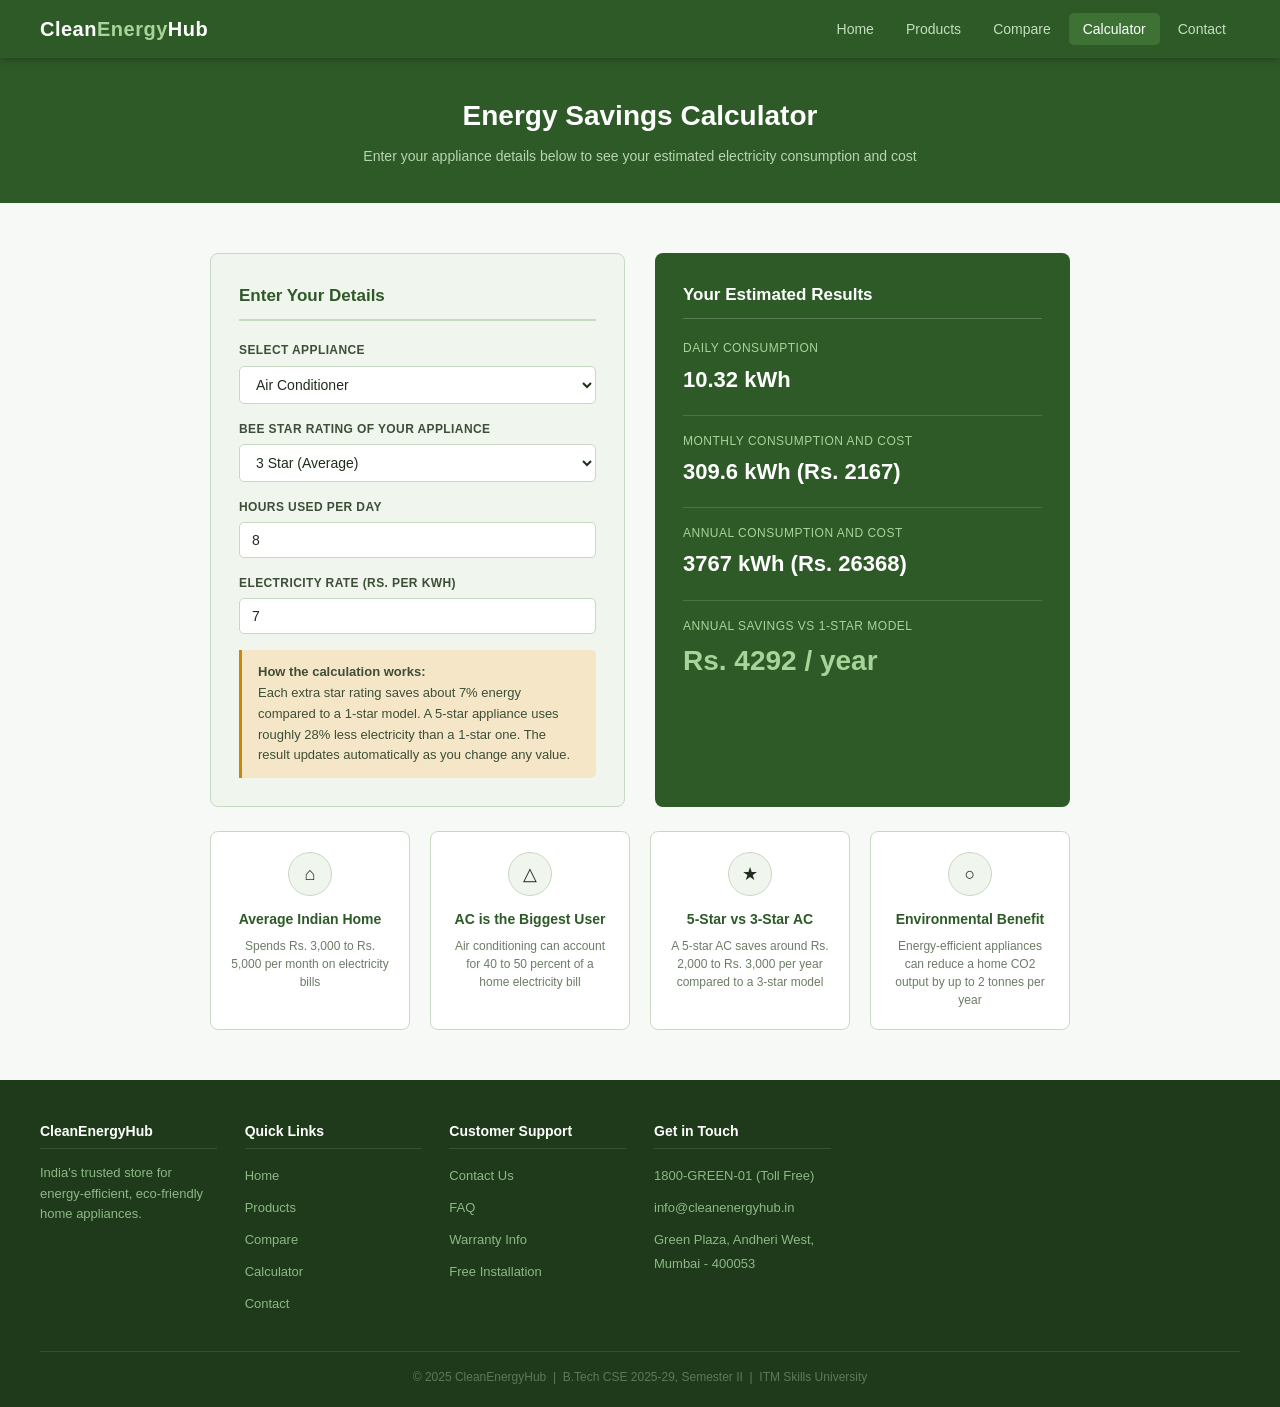
<file: calculator.html>
<!DOCTYPE html>
<html lang="en">
<head>
    <meta charset="UTF-8" />
    <meta name="viewport" content="width=device-width, initial-scale=1.0" />
    <title>Energy Calculator - Clean Energy Hub</title>
    <link rel="stylesheet" href="style.css" />
</head>
<body>

<!-- ==================== NAVBAR ==================== -->
<nav>
    <div class="logo">Clean<span>Energy</span>Hub</div>
    <button class="menu-btn" id="menuBtn">&#9776;</button>
    <ul class="nav-links" id="navLinks">
        <li><a href="index.html">Home</a></li>
        <li><a href="products.html">Products</a></li>
        <li><a href="compare.html">Compare</a></li>
        <li><a href="calculator.html" class="active">Calculator</a></li>
        <li><a href="contact.html">Contact</a></li>
    </ul>
</nav>


<!-- ==================== PAGE BANNER ==================== -->
<div class="page-banner">
    <h1>Energy Savings Calculator</h1>
    <p>Enter your appliance details below to see your estimated electricity consumption and cost</p>
</div>


<!-- ==================== CALCULATOR SECTION ==================== -->
<section>

    <!-- CSS Grid layout: left = form, right = results -->
    <div class="calc-layout" id="calcForm">

        <!-- LEFT: Input Form -->
        <div class="calc-form-box">
            <h3>Enter Your Details</h3>

            <!-- Dropdown: Appliance type -->
            <div class="form-row">
                <label for="applianceType">Select Appliance</label>
                <select id="applianceType">
                    <option value="ac">Air Conditioner</option>
                    <option value="fridge">Refrigerator</option>
                    <option value="washer">Washing Machine</option>
                    <option value="fan">Ceiling Fan</option>
                    <option value="tv">Television</option>
                    <option value="bulb">LED Bulb</option>
                </select>
            </div>

            <!-- Dropdown: Star rating -->
            <div class="form-row">
                <label for="starRating">BEE Star Rating of Your Appliance</label>
                <select id="starRating">
                    <option value="1">1 Star  (Least efficient)</option>
                    <option value="2">2 Star</option>
                    <option value="3" selected>3 Star  (Average)</option>
                    <option value="4">4 Star</option>
                    <option value="5">5 Star  (Most efficient)</option>
                </select>
            </div>

            <!-- Number input: Hours used per day -->
            <div class="form-row">
                <label for="hoursPerDay">Hours Used Per Day</label>
                <input
                    type="number"
                    id="hoursPerDay"
                    min="0"
                    max="24"
                    value="8"
                    placeholder="Enter hours (0 to 24)"
                />
            </div>

            <!-- Number input: Electricity rate -->
            <div class="form-row">
                <label for="unitCost">Electricity Rate (Rs. per kWh)</label>
                <input
                    type="number"
                    id="unitCost"
                    min="1"
                    max="20"
                    value="7"
                    step="0.5"
                    placeholder="Enter your rate (e.g. 7)"
                />
            </div>

            <!-- Short explanation of how it works -->
            <div class="calc-note">
                <strong>How the calculation works:</strong><br>
                Each extra star rating saves about 7% energy compared to a 1-star model.
                A 5-star appliance uses roughly 28% less electricity than a 1-star one.
                The result updates automatically as you change any value.
            </div>
        </div>


        <!-- RIGHT: Results Box -->
        <div class="result-box">
            <h3>Your Estimated Results</h3>

            <div class="result-item">
                <div class="result-label">Daily Consumption</div>
                <div class="result-value" id="resDaily">-- kWh</div>
            </div>

            <hr class="result-divider">

            <div class="result-item">
                <div class="result-label">Monthly Consumption and Cost</div>
                <div class="result-value" id="resMonthly">-- kWh</div>
            </div>

            <hr class="result-divider">

            <div class="result-item">
                <div class="result-label">Annual Consumption and Cost</div>
                <div class="result-value" id="resAnnual">-- kWh</div>
            </div>

            <hr class="result-divider">

            <div class="result-item savings">
                <div class="result-label">Annual Savings vs 1-Star Model</div>
                <div class="result-value" id="resSavings">Rs. --</div>
            </div>
        </div>

    </div>

    <!-- Extra info cards below calculator -->
    <br>
    <div class="features-grid" style="max-width: 860px; margin: 0 auto;">

        <div class="feature-box">
            <div class="feat-icon">&#8962;</div>
            <h4>Average Indian Home</h4>
            <p>Spends Rs. 3,000 to Rs. 5,000 per month on electricity bills</p>
        </div>

        <div class="feature-box">
            <div class="feat-icon">&#9651;</div>
            <h4>AC is the Biggest User</h4>
            <p>Air conditioning can account for 40 to 50 percent of a home electricity bill</p>
        </div>

        <div class="feature-box">
            <div class="feat-icon">&#9733;</div>
            <h4>5-Star vs 3-Star AC</h4>
            <p>A 5-star AC saves around Rs. 2,000 to Rs. 3,000 per year compared to a 3-star model</p>
        </div>

        <div class="feature-box">
            <div class="feat-icon">&#9675;</div>
            <h4>Environmental Benefit</h4>
            <p>Energy-efficient appliances can reduce a home CO2 output by up to 2 tonnes per year</p>
        </div>

    </div>
</section>


<!-- ==================== FOOTER ==================== -->
<footer>
    <div class="footer-grid">
        <div class="footer-col">
            <h4>CleanEnergyHub</h4>
            <p>India's trusted store for energy-efficient, eco-friendly home appliances.</p>
        </div>
        <div class="footer-col">
            <h4>Quick Links</h4>
            <ul>
                <li><a href="index.html">Home</a></li>
                <li><a href="products.html">Products</a></li>
                <li><a href="compare.html">Compare</a></li>
                <li><a href="calculator.html">Calculator</a></li>
                <li><a href="contact.html">Contact</a></li>
            </ul>
        </div>
        <div class="footer-col">
            <h4>Customer Support</h4>
            <ul>
                <li><a href="contact.html">Contact Us</a></li>
                <li><a href="#">FAQ</a></li>
                <li><a href="#">Warranty Info</a></li>
                <li><a href="#">Free Installation</a></li>
            </ul>
        </div>
        <div class="footer-col">
            <h4>Get in Touch</h4>
            <ul>
                <li><a href="#">1800-GREEN-01 (Toll Free)</a></li>
                <li><a href="#">info@cleanenergyhub.in</a></li>
                <li><a href="#">Green Plaza, Andheri West,<br>Mumbai - 400053</a></li>
            </ul>
        </div>
    </div>
    <div class="footer-bottom">
        &copy; 2025 CleanEnergyHub &nbsp;|&nbsp; B.Tech CSE 2025-29, Semester II &nbsp;|&nbsp; ITM Skills University
    </div>
</footer>


<script src="script.js"></script>
</body>
</html>
</file>
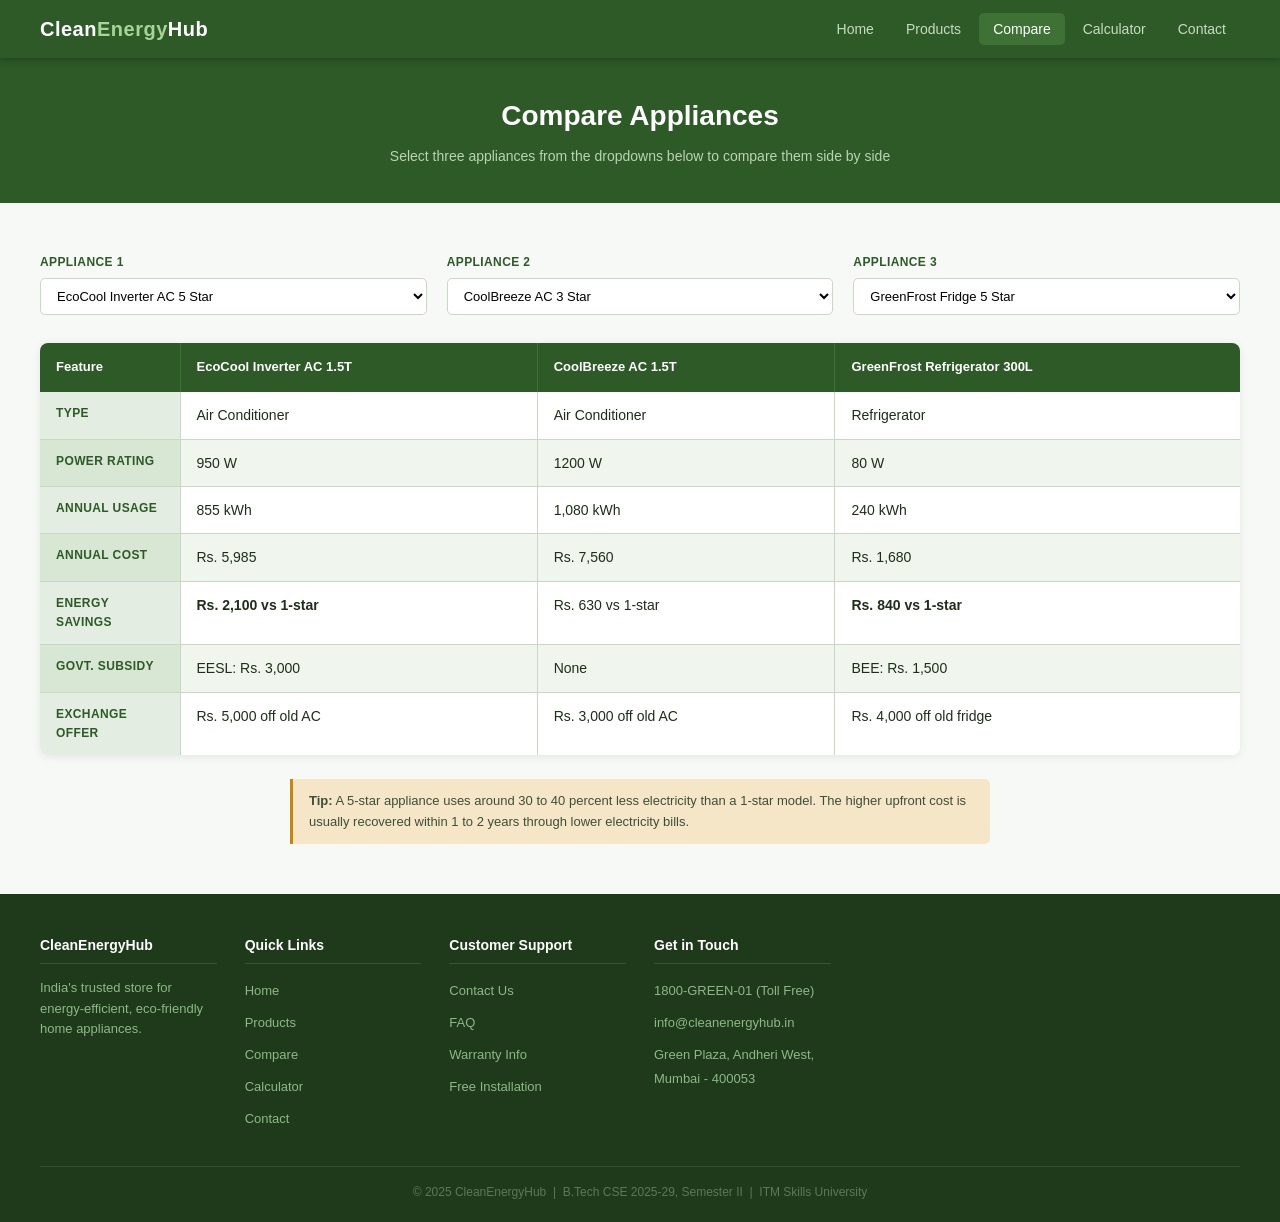
<file: compare.html>
<!DOCTYPE html>
<html lang="en">
<head>
    <meta charset="UTF-8" />
    <meta name="viewport" content="width=device-width, initial-scale=1.0" />
    <title>Compare Products - Clean Energy Hub</title>
    <link rel="stylesheet" href="style.css" />
</head>
<body>

<!-- ==================== NAVBAR ==================== -->
<nav>
    <div class="logo">Clean<span>Energy</span>Hub</div>
    <button class="menu-btn" id="menuBtn">&#9776;</button>
    <ul class="nav-links" id="navLinks">
        <li><a href="index.html">Home</a></li>
        <li><a href="products.html">Products</a></li>
        <li><a href="compare.html" class="active">Compare</a></li>
        <li><a href="calculator.html">Calculator</a></li>
        <li><a href="contact.html">Contact</a></li>
    </ul>
</nav>


<!-- ==================== PAGE BANNER ==================== -->
<div class="page-banner">
    <h1>Compare Appliances</h1>
    <p>Select three appliances from the dropdowns below to compare them side by side</p>
</div>


<!-- ==================== COMPARE SECTION ==================== -->
<section>

    <!-- THREE DROPDOWN SELECTORS -->
    <div class="compare-selectors">

        <div class="sel-group">
            <label for="sel1">Appliance 1</label>
            <select id="sel1" class="compare-select">
                <option value="ac_5star">EcoCool Inverter AC 5 Star</option>
                <option value="ac_3star">CoolBreeze AC 3 Star</option>
                <option value="fridge_5star">GreenFrost Fridge 5 Star</option>
                <option value="washer_5star">AquaSave Washer 5 Star</option>
                <option value="fan_5star">WhisperBreeze BLDC Fan</option>
            </select>
        </div>

        <div class="sel-group">
            <label for="sel2">Appliance 2</label>
            <select id="sel2" class="compare-select">
                <option value="ac_3star">CoolBreeze AC 3 Star</option>
                <option value="ac_5star">EcoCool Inverter AC 5 Star</option>
                <option value="fridge_5star">GreenFrost Fridge 5 Star</option>
                <option value="washer_5star">AquaSave Washer 5 Star</option>
                <option value="fan_5star">WhisperBreeze BLDC Fan</option>
            </select>
        </div>

        <div class="sel-group">
            <label for="sel3">Appliance 3</label>
            <select id="sel3" class="compare-select">
                <option value="fridge_5star">GreenFrost Fridge 5 Star</option>
                <option value="ac_5star">EcoCool Inverter AC 5 Star</option>
                <option value="ac_3star">CoolBreeze AC 3 Star</option>
                <option value="washer_5star">AquaSave Washer 5 Star</option>
                <option value="fan_5star">WhisperBreeze BLDC Fan</option>
            </select>
        </div>

    </div>


    <!-- COMPARISON TABLE -->
    <!-- JavaScript fills in the values based on dropdown selections -->
    <table class="compare-table">

        <!-- Table header row -->
        <thead>
            <tr>
                <th>Feature</th>
                <th id="col1_name">-</th>
                <th id="col2_name">-</th>
                <th id="col3_name">-</th>
            </tr>
        </thead>

        <!-- Table body rows -->
        <tbody>

            <tr>
                <td class="row-label">Type</td>
                <td id="col1_type">-</td>
                <td id="col2_type">-</td>
                <td id="col3_type">-</td>
            </tr>

            <tr>
                <td class="row-label">Power Rating</td>
                <td id="col1_power">-</td>
                <td id="col2_power">-</td>
                <td id="col3_power">-</td>
            </tr>

            <tr>
                <td class="row-label">Annual Usage</td>
                <td id="col1_annual">-</td>
                <td id="col2_annual">-</td>
                <td id="col3_annual">-</td>
            </tr>

            <tr>
                <td class="row-label">Annual Cost</td>
                <td id="col1_cost">-</td>
                <td id="col2_cost">-</td>
                <td id="col3_cost">-</td>
            </tr>

            <tr>
                <td class="row-label">Energy Savings</td>
                <td id="col1_savings" class="best-value">-</td>
                <td id="col2_savings">-</td>
                <td id="col3_savings" class="best-value">-</td>
            </tr>

            <tr>
                <td class="row-label">Govt. Subsidy</td>
                <td id="col1_subsidy">-</td>
                <td id="col2_subsidy">-</td>
                <td id="col3_subsidy">-</td>
            </tr>

            <tr>
                <td class="row-label">Exchange Offer</td>
                <td id="col1_exchange">-</td>
                <td id="col2_exchange">-</td>
                <td id="col3_exchange">-</td>
            </tr>

        </tbody>
    </table>

    <!-- Info note below table -->
    <div class="calc-note" style="max-width: 700px; margin: 24px auto 0;">
        <strong>Tip:</strong> A 5-star appliance uses around 30 to 40 percent less electricity than a 1-star model.
        The higher upfront cost is usually recovered within 1 to 2 years through lower electricity bills.
    </div>

</section>


<!-- ==================== FOOTER ==================== -->
<footer>
    <div class="footer-grid">
        <div class="footer-col">
            <h4>CleanEnergyHub</h4>
            <p>India's trusted store for energy-efficient, eco-friendly home appliances.</p>
        </div>
        <div class="footer-col">
            <h4>Quick Links</h4>
            <ul>
                <li><a href="index.html">Home</a></li>
                <li><a href="products.html">Products</a></li>
                <li><a href="compare.html">Compare</a></li>
                <li><a href="calculator.html">Calculator</a></li>
                <li><a href="contact.html">Contact</a></li>
            </ul>
        </div>
        <div class="footer-col">
            <h4>Customer Support</h4>
            <ul>
                <li><a href="contact.html">Contact Us</a></li>
                <li><a href="#">FAQ</a></li>
                <li><a href="#">Warranty Info</a></li>
                <li><a href="#">Free Installation</a></li>
            </ul>
        </div>
        <div class="footer-col">
            <h4>Get in Touch</h4>
            <ul>
                <li><a href="#">1800-GREEN-01 (Toll Free)</a></li>
                <li><a href="#">info@cleanenergyhub.in</a></li>
                <li><a href="#">Green Plaza, Andheri West,<br>Mumbai - 400053</a></li>
            </ul>
        </div>
    </div>
    <div class="footer-bottom">
        &copy; 2025 CleanEnergyHub &nbsp;|&nbsp; B.Tech CSE 2025-29, Semester II &nbsp;|&nbsp; ITM Skills University
    </div>
</footer>


<script src="script.js"></script>
</body>
</html>
</file>
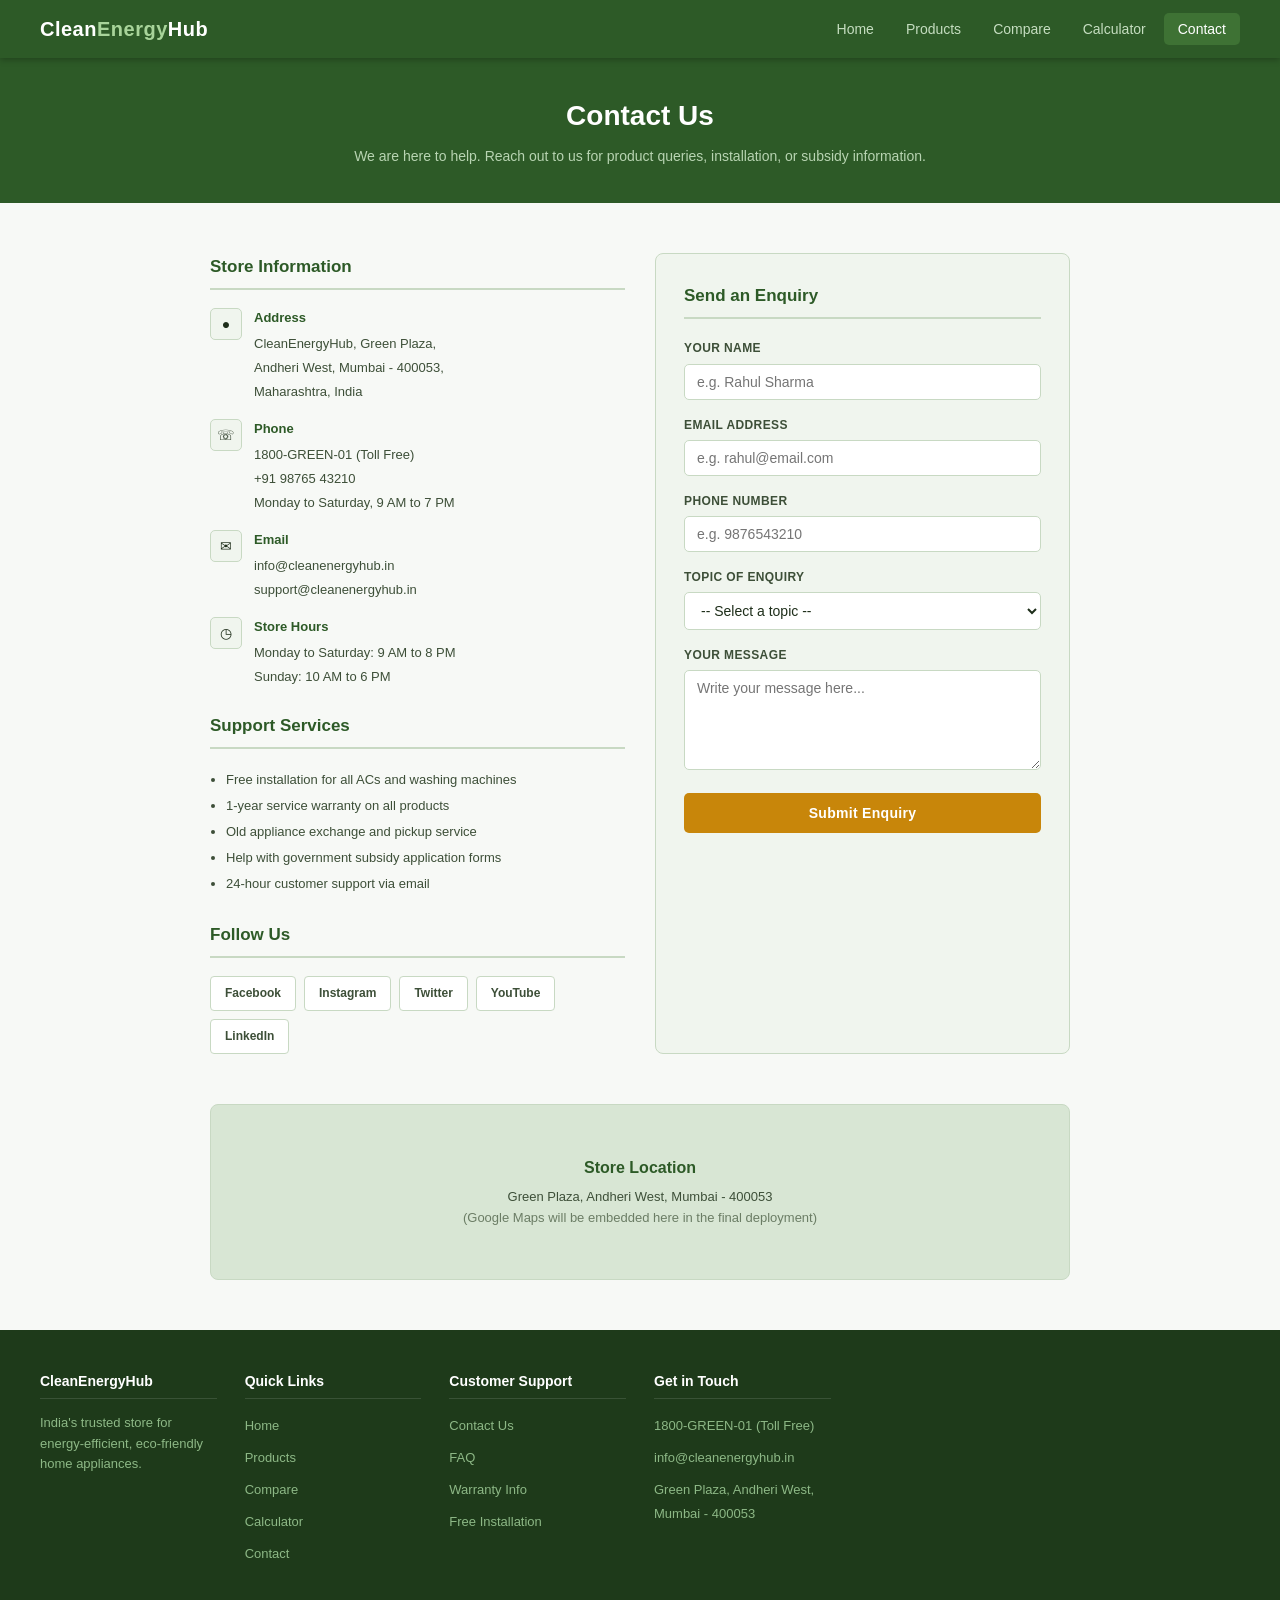
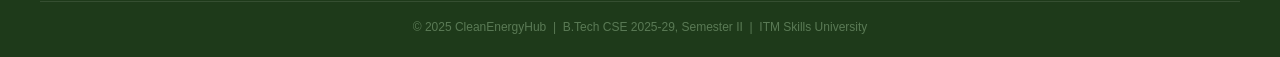
<file: contact.html>
<!DOCTYPE html>
<html lang="en">
<head>
    <meta charset="UTF-8" />
    <meta name="viewport" content="width=device-width, initial-scale=1.0" />
    <title>Contact Us - Clean Energy Hub</title>
    <link rel="stylesheet" href="style.css" />
</head>
<body>

<!-- ==================== NAVBAR ==================== -->
<nav>
    <div class="logo">Clean<span>Energy</span>Hub</div>
    <button class="menu-btn" id="menuBtn">&#9776;</button>
    <ul class="nav-links" id="navLinks">
        <li><a href="index.html">Home</a></li>
        <li><a href="products.html">Products</a></li>
        <li><a href="compare.html">Compare</a></li>
        <li><a href="calculator.html">Calculator</a></li>
        <li><a href="contact.html" class="active">Contact</a></li>
    </ul>
</nav>


<!-- ==================== PAGE BANNER ==================== -->
<div class="page-banner">
    <h1>Contact Us</h1>
    <p>We are here to help. Reach out to us for product queries, installation, or subsidy information.</p>
</div>


<!-- ==================== CONTACT SECTION ==================== -->
<section>
    <div class="contact-layout">

        <!-- LEFT: Store Information -->
        <div class="contact-info-box">
            <h3>Store Information</h3>

            <div class="info-row">
                <div class="info-icon">&#9679;</div>
                <div class="info-text">
                    <strong>Address</strong>
                    <span>
                        CleanEnergyHub, Green Plaza,<br>
                        Andheri West, Mumbai - 400053,<br>
                        Maharashtra, India
                    </span>
                </div>
            </div>

            <div class="info-row">
                <div class="info-icon">&#9743;</div>
                <div class="info-text">
                    <strong>Phone</strong>
                    <span>
                        1800-GREEN-01 (Toll Free)<br>
                        +91 98765 43210<br>
                        Monday to Saturday, 9 AM to 7 PM
                    </span>
                </div>
            </div>

            <div class="info-row">
                <div class="info-icon">&#9993;</div>
                <div class="info-text">
                    <strong>Email</strong>
                    <span>
                        info@cleanenergyhub.in<br>
                        support@cleanenergyhub.in
                    </span>
                </div>
            </div>

            <div class="info-row">
                <div class="info-icon">&#9719;</div>
                <div class="info-text">
                    <strong>Store Hours</strong>
                    <span>
                        Monday to Saturday: 9 AM to 8 PM<br>
                        Sunday: 10 AM to 6 PM
                    </span>
                </div>
            </div>


            <!-- Support Services -->
            <h3 style="margin-top: 24px;">Support Services</h3>
            <ul style="font-size: 13px; color: #3d4f38; padding-left: 16px; line-height: 2; list-style: disc;">
                <li>Free installation for all ACs and washing machines</li>
                <li>1-year service warranty on all products</li>
                <li>Old appliance exchange and pickup service</li>
                <li>Help with government subsidy application forms</li>
                <li>24-hour customer support via email</li>
            </ul>


            <!-- Social Media Links -->
            <h3 style="margin-top: 24px;">Follow Us</h3>
            <div class="social-row">
                <a href="#">Facebook</a>
                <a href="#">Instagram</a>
                <a href="#">Twitter</a>
                <a href="#">YouTube</a>
                <a href="#">LinkedIn</a>
            </div>
        </div>


        <!-- RIGHT: Enquiry Form -->
        <div class="contact-form-box">
            <h3>Send an Enquiry</h3>

            <!-- contactForm id is used by JavaScript -->
            <form id="contactForm">

                <div class="form-row">
                    <label for="cName">Your Name</label>
                    <input
                        type="text"
                        id="cName"
                        placeholder="e.g. Rahul Sharma"
                        required
                    />
                </div>

                <div class="form-row">
                    <label for="cEmail">Email Address</label>
                    <input
                        type="email"
                        id="cEmail"
                        placeholder="e.g. rahul@email.com"
                        required
                    />
                </div>

                <div class="form-row">
                    <label for="cPhone">Phone Number</label>
                    <input
                        type="tel"
                        id="cPhone"
                        placeholder="e.g. 9876543210"
                    />
                </div>

                <!-- Dropdown: Subject -->
                <div class="form-row">
                    <label for="cSubject">Topic of Enquiry</label>
                    <select id="cSubject">
                        <option value="">-- Select a topic --</option>
                        <option>Air Conditioner Enquiry</option>
                        <option>Refrigerator Enquiry</option>
                        <option>Washing Machine Enquiry</option>
                        <option>Government Subsidy Information</option>
                        <option>Exchange or Trade-In</option>
                        <option>Installation Support</option>
                        <option>Warranty or Service</option>
                        <option>Other</option>
                    </select>
                </div>

                <div class="form-row">
                    <label for="cMessage">Your Message</label>
                    <textarea
                        id="cMessage"
                        placeholder="Write your message here..."
                    ></textarea>
                </div>

                <button type="submit" class="btn btn-primary" style="width: 100%; padding: 12px;">
                    Submit Enquiry
                </button>

            </form>
        </div>

    </div>
</section>


<!-- ==================== MAP PLACEHOLDER ==================== -->
<section style="padding-top: 0;">
    <div style="
        background-color: #d8e6d4;
        border: 1px solid #c8d9c3;
        border-radius: 8px;
        padding: 50px;
        text-align: center;
        max-width: 860px;
        margin: 0 auto;
    ">
        <p style="
            font-family: 'Trebuchet MS', sans-serif;
            font-size: 16px;
            color: #2d5a27;
            font-weight: bold;
            margin-bottom: 6px;
        ">Store Location</p>
        <p style="font-size: 13px; color: #3d4f38;">
            Green Plaza, Andheri West, Mumbai - 400053<br>
            <span style="color: #6b7d65;">(Google Maps will be embedded here in the final deployment)</span>
        </p>
    </div>
</section>


<!-- ==================== FOOTER ==================== -->
<footer>
    <div class="footer-grid">
        <div class="footer-col">
            <h4>CleanEnergyHub</h4>
            <p>India's trusted store for energy-efficient, eco-friendly home appliances.</p>
        </div>
        <div class="footer-col">
            <h4>Quick Links</h4>
            <ul>
                <li><a href="index.html">Home</a></li>
                <li><a href="products.html">Products</a></li>
                <li><a href="compare.html">Compare</a></li>
                <li><a href="calculator.html">Calculator</a></li>
                <li><a href="contact.html">Contact</a></li>
            </ul>
        </div>
        <div class="footer-col">
            <h4>Customer Support</h4>
            <ul>
                <li><a href="contact.html">Contact Us</a></li>
                <li><a href="#">FAQ</a></li>
                <li><a href="#">Warranty Info</a></li>
                <li><a href="#">Free Installation</a></li>
            </ul>
        </div>
        <div class="footer-col">
            <h4>Get in Touch</h4>
            <ul>
                <li><a href="#">1800-GREEN-01 (Toll Free)</a></li>
                <li><a href="#">info@cleanenergyhub.in</a></li>
                <li><a href="#">Green Plaza, Andheri West,<br>Mumbai - 400053</a></li>
            </ul>
        </div>
    </div>
    <div class="footer-bottom">
        &copy; 2025 CleanEnergyHub &nbsp;|&nbsp; B.Tech CSE 2025-29, Semester II &nbsp;|&nbsp; ITM Skills University
    </div>
</footer>


<script src="script.js"></script>
</body>
</html>
</file>
<file: style.css>
/* ============================================
   style.css - Clean Energy Hub
   Written by: [Your Name], B.Tech CSE 2025-29
   ITM Skills University
   ============================================ */

/* --- CSS Variables (easy to change colors) --- */
:root {
    --dark-green: #2d5a27;
    --mid-green:  #3e7234;
    --light-green: #5a9e4c;
    --pale-bg:    #f0f5ee;
    --white:      #ffffff;
    --off-white:  #f7f9f6;
    --border:     #c8d9c3;
    --text-dark:  #1e2e1a;
    --text-mid:   #3d4f38;
    --text-light: #6b7d65;
    --accent:     #c8860a;
    --accent-light: #f5e6c8;
    --shadow-sm:  0 2px 8px rgba(45, 90, 39, 0.10);
    --shadow-md:  0 4px 18px rgba(45, 90, 39, 0.15);
    --radius:     8px;
}

/* --- Reset --- */
* {
    margin: 0;
    padding: 0;
    box-sizing: border-box;
}

body {
    font-family: 'Segoe UI', Tahoma, Geneva, Verdana, sans-serif;
    font-size: 15px;
    color: var(--text-dark);
    background-color: var(--off-white);
    line-height: 1.6;
}

a {
    text-decoration: none;
    color: inherit;
}

ul {
    list-style: none;
}

img {
    display: block;
    width: 100%;
}

/* ============================================
   NAVBAR
   ============================================ */
nav {
    background-color: var(--dark-green);
    padding: 0 40px;
    display: flex;
    align-items: center;
    justify-content: space-between;
    height: 58px;
    position: sticky;
    top: 0;
    z-index: 999;
    box-shadow: 0 2px 6px rgba(0,0,0,0.25);
}

.logo {
    font-family: 'Segoe UI', Tahoma, Geneva, Verdana, sans-serif;
    font-size: 20px;
    font-weight: bold;
    color: #ffffff;
    letter-spacing: 0.5px;
}

.logo span {
    color: #a8d49a;
}

.nav-links {
    display: flex;
    gap: 4px;
}

.nav-links li a {
    color: #c5ddc0;
    font-family: 'Segoe UI', Tahoma, Geneva, Verdana, sans-serif;
    font-size: 14px;
    padding: 8px 14px;
    border-radius: 5px;
    transition: background 0.25s, color 0.25s;
}

.nav-links li a:hover,
.nav-links li a.active {
    background-color: var(--mid-green);
    color: #ffffff;
}

/* Hamburger menu button - hidden on desktop */
.menu-btn {
    display: none;
    background: none;
    border: 1px solid #a8d49a;
    color: #ffffff;
    font-size: 18px;
    padding: 4px 10px;
    border-radius: 4px;
    cursor: pointer;
}

/* ============================================
   HERO SECTION (index.html)
   ============================================ */
.hero {
    background-image: url('https://images.unsplash.com/photo-1473341304170-971dccb5ac1e?w=1400&q=80');
    background-size: cover;
    background-position: center;
    background-repeat: no-repeat;
    position: relative;
    padding: 90px 40px 80px;
    text-align: center;
}

/* Dark overlay on hero image */
.hero::before {
    content: '';
    position: absolute;
    top: 0; left: 0; right: 0; bottom: 0;
    background-color: rgba(20, 45, 16, 0.65);
}

/* All hero content sits above the overlay */
.hero > * {
    position: relative;
    z-index: 1;
}

.hero h1 {
    font-family: 'Segoe UI', Tahoma, Geneva, Verdana, sans-serif;
    font-size: 38px;
    color: #ffffff;
    margin-bottom: 14px;
    line-height: 1.25;
}

.hero p {
    font-size: 16px;
    color: #d4e8cf;
    max-width: 520px;
    margin: 0 auto 28px auto;
}

/* ============================================
   BUTTONS
   ============================================ */
.btn {
    display: inline-block;
    padding: 11px 26px;
    border-radius: 5px;
    font-family: 'Segoe UI', Tahoma, Geneva, Verdana, sans-serif;
    font-size: 14px;
    font-weight: bold;
    cursor: pointer;
    border: none;
    transition: background 0.25s, transform 0.2s;
    letter-spacing: 0.3px;
}

.btn-primary {
    background-color: var(--accent);
    color: #ffffff;
}

.btn-primary:hover {
    background-color: #a86d08;
    transform: translateY(-2px);
}

.btn-green {
    background-color: var(--mid-green);
    color: #ffffff;
    margin-left: 10px;
}

.btn-green:hover {
    background-color: var(--dark-green);
    transform: translateY(-2px);
}

.btn-outline {
    background-color: transparent;
    border: 2px solid var(--mid-green);
    color: var(--mid-green);
    padding: 9px 22px;
}

.btn-outline:hover {
    background-color: var(--mid-green);
    color: #ffffff;
}

/* ============================================
   PAGE HEADER BANNER (used on inner pages)
   ============================================ */
.page-banner {
    background-color: var(--dark-green);
    padding: 36px 40px;
    text-align: center;
}

.page-banner h1 {
    font-family: 'Segoe UI', Tahoma, Geneva, Verdana, sans-serif;
    font-size: 28px;
    color: #ffffff;
    margin-bottom: 6px;
}

.page-banner p {
    font-size: 14px;
    color: #b8d4b2;
}

/* ============================================
   GENERAL SECTION
   ============================================ */
section {
    padding: 50px 40px;
}

.section-title {
    font-family: 'Segoe UI', Tahoma, Geneva, Verdana, sans-serif;
    font-size: 22px;
    color: var(--dark-green);
    text-align: center;
    margin-bottom: 6px;
}

.section-sub {
    font-size: 14px;
    color: var(--text-light);
    text-align: center;
    margin-bottom: 32px;
}

/* ============================================
   STATS ROW
   ============================================ */
.stats-section {
    background-color: var(--pale-bg);
    border-top: 1px solid var(--border);
    border-bottom: 1px solid var(--border);
    padding: 36px 40px;
}

.stats-row {
    display: flex;
    justify-content: space-around;
    flex-wrap: wrap;
    gap: 20px;
    max-width: 900px;
    margin: 0 auto;
}

.stat-box {
    text-align: center;
    min-width: 140px;
}

.stat-box .big-num {
    font-family: 'Segoe UI', Tahoma, Geneva, Verdana, sans-serif;
    font-size: 34px;
    font-weight: bold;
    color: var(--dark-green);
}

.stat-box p {
    font-size: 13px;
    color: var(--text-light);
    margin-top: 4px;
}

/* ============================================
   PRODUCT CARDS GRID
   ============================================ */
.cards-grid {
    display: grid;
    grid-template-columns: repeat(auto-fill, minmax(220px, 1fr));
    gap: 24px;
}

.card {
    background-color: var(--white);
    border: 1px solid var(--border);
    border-radius: var(--radius);
    overflow: hidden;
    box-shadow: var(--shadow-sm);
    transition: transform 0.25s, box-shadow 0.25s;
}

.card:hover {
    transform: translateY(-5px);
    box-shadow: var(--shadow-md);
}

/* Product image inside card */
.card-img-wrap {
    width: 100%;
    height: 170px;
    overflow: hidden;
    background-color: #e8eee6;
}

.card-img-wrap img {
    width: 100%;
    height: 100%;
    object-fit: cover;
    transition: transform 0.35s;
}

.card:hover .card-img-wrap img {
    transform: scale(1.05);
}

/* Card text content */
.card-body {
    padding: 14px 16px 16px;
}

.card-body h3 {
    font-family: 'Segoe UI', Tahoma, Geneva, Verdana, sans-serif;
    font-size: 15px;
    color: var(--dark-green);
    margin-bottom: 6px;
}

.card-body .price {
    font-size: 17px;
    font-weight: bold;
    color: var(--accent);
    margin-bottom: 5px;
}

.card-body .power-info {
    font-size: 12px;
    color: var(--text-light);
    margin-bottom: 8px;
}

/* Star rating */
.stars {
    color: #b8860b;
    font-size: 13px;
    margin-bottom: 8px;
    letter-spacing: 1px;
}

/* Eco badge */
.eco-badge {
    display: inline-block;
    background-color: var(--pale-bg);
    color: var(--dark-green);
    font-size: 11px;
    font-weight: bold;
    padding: 3px 8px;
    border: 1px solid var(--border);
    border-radius: 3px;
    margin-right: 4px;
    margin-bottom: 4px;
    font-family: 'Segoe UI', Tahoma, Geneva, Verdana, sans-serif;
}

/* Subsidy badge */
.subsidy-badge {
    display: inline-block;
    background-color: var(--accent-light);
    color: var(--accent);
    font-size: 11px;
    font-weight: bold;
    padding: 3px 8px;
    border: 1px solid #ddb86a;
    border-radius: 3px;
    margin-bottom: 4px;
    font-family: 'Segoe UI', Tahoma, Geneva, Verdana, sans-serif;
}

/* BEE star rating tag on card corner */
.bee-tag {
    display: inline-block;
    background-color: var(--dark-green);
    color: #ffffff;
    font-family: 'Segoe UI', Tahoma, Geneva, Verdana, sans-serif;
    font-size: 11px;
    font-weight: bold;
    padding: 4px 8px;
    border-radius: 3px;
    margin-bottom: 8px;
}

.exchange-info {
    font-size: 12px;
    color: var(--text-mid);
    margin-top: 6px;
    padding-top: 6px;
    border-top: 1px dashed var(--border);
}

/* ============================================
   FILTER BAR (products.html)
   ============================================ */
.filter-bar {
    background-color: var(--pale-bg);
    border: 1px solid var(--border);
    border-radius: var(--radius);
    padding: 18px 22px;
    margin-bottom: 28px;
    display: flex;
    flex-wrap: wrap;
    gap: 20px;
    align-items: flex-start;
}

.filter-group {
    display: flex;
    flex-direction: column;
    gap: 8px;
}

.filter-group label {
    font-family: 'Segoe UI', Tahoma, Geneva, Verdana, sans-serif;
    font-size: 12px;
    font-weight: bold;
    color: var(--dark-green);
    text-transform: uppercase;
    letter-spacing: 0.5px;
}

.filter-group select {
    padding: 8px 12px;
    border: 1px solid var(--border);
    border-radius: 5px;
    font-size: 13px;
    font-family: 'Segoe UI', Tahoma, Geneva, Verdana, sans-serif;
    background-color: var(--white);
    color: var(--text-dark);
    cursor: pointer;
    transition: border-color 0.2s;
    min-width: 160px;
}

.filter-group select:focus {
    outline: none;
    border-color: var(--mid-green);
    box-shadow: 0 0 0 2px rgba(62, 114, 52, 0.15);
}

/* Radio button group */
.radio-row {
    display: flex;
    gap: 14px;
    flex-wrap: wrap;
    align-items: center;
    background-color: var(--white);
    border: 1px solid var(--border);
    border-radius: 5px;
    padding: 8px 12px;
    min-height: 38px;
}

.radio-row label {
    font-size: 13px;
    color: var(--text-dark);
    cursor: pointer;
    display: flex;
    align-items: center;
    gap: 5px;
    white-space: nowrap;
}

.radio-row input[type="radio"] {
    accent-color: var(--mid-green);
    cursor: pointer;
}

/* ============================================
   COMPARE TABLE (compare.html)
   ============================================ */
.compare-selectors {
    display: grid;
    grid-template-columns: repeat(3, 1fr);
    gap: 20px;
    margin-bottom: 28px;
}

.compare-selectors .sel-group label {
    display: block;
    font-family: 'Segoe UI', Tahoma, Geneva, Verdana, sans-serif;
    font-size: 12px;
    font-weight: bold;
    color: var(--dark-green);
    text-transform: uppercase;
    letter-spacing: 0.4px;
    margin-bottom: 6px;
}

.compare-selectors .sel-group select {
    width: 100%;
    padding: 9px 12px;
    border: 1px solid var(--border);
    border-radius: 5px;
    font-size: 13px;
    font-family: 'Segoe UI', Tahoma, Geneva, Verdana, sans-serif;
    background-color: var(--white);
    cursor: pointer;
    transition: border-color 0.2s;
}

.compare-selectors .sel-group select:focus {
    outline: none;
    border-color: var(--mid-green);
    box-shadow: 0 0 0 2px rgba(62, 114, 52, 0.15);
}

/* The comparison table */
.compare-table {
    width: 100%;
    border-collapse: collapse;
    background-color: var(--white);
    border-radius: var(--radius);
    overflow: hidden;
    box-shadow: var(--shadow-sm);
    font-size: 14px;
}

.compare-table th {
    background-color: var(--dark-green);
    color: #ffffff;
    font-family: 'Segoe UI', Tahoma, Geneva, Verdana, sans-serif;
    font-size: 13px;
    padding: 14px 16px;
    text-align: left;
    border-right: 1px solid var(--mid-green);
}

.compare-table th:last-child {
    border-right: none;
}

.compare-table td {
    padding: 12px 16px;
    border-bottom: 1px solid var(--border);
    border-right: 1px solid var(--border);
    color: var(--text-dark);
    vertical-align: top;
}

.compare-table td:last-child {
    border-right: none;
}

.compare-table tr:last-child td {
    border-bottom: none;
}

/* Alternating row colors */
.compare-table tr:nth-child(even) td {
    background-color: var(--pale-bg);
}

/* Label column */
.compare-table td.row-label {
    background-color: #e4ede1;
    font-family: 'Segoe UI', Tahoma, Geneva, Verdana, sans-serif;
    font-size: 12px;
    font-weight: bold;
    color: var(--dark-green);
    text-transform: uppercase;
    letter-spacing: 0.4px;
    width: 140px;
}

.compare-table tr:nth-child(even) td.row-label {
    background-color: #d8e6d4;
}

.best-value {
    color: var(--dark-green);
    font-weight: bold;
}

/* ============================================
   CALCULATOR (calculator.html)
   ============================================ */
.calc-layout {
    display: grid;
    grid-template-columns: 1fr 1fr;
    gap: 30px;
    max-width: 860px;
    margin: 0 auto;
}

.calc-form-box {
    background-color: var(--pale-bg);
    border: 1px solid var(--border);
    border-radius: var(--radius);
    padding: 28px;
}

.calc-form-box h3 {
    font-family: 'Segoe UI', Tahoma, Geneva, Verdana, sans-serif;
    font-size: 17px;
    color: var(--dark-green);
    margin-bottom: 20px;
    padding-bottom: 10px;
    border-bottom: 2px solid var(--border);
}

.form-row {
    margin-bottom: 16px;
}

.form-row label {
    display: block;
    font-family: 'Segoe UI', Tahoma, Geneva, Verdana, sans-serif;
    font-size: 12px;
    font-weight: bold;
    color: var(--text-mid);
    text-transform: uppercase;
    letter-spacing: 0.4px;
    margin-bottom: 5px;
}

.form-row input,
.form-row select {
    width: 100%;
    padding: 9px 12px;
    border: 1px solid var(--border);
    border-radius: 5px;
    font-size: 14px;
    font-family: 'Segoe UI', Tahoma, Geneva, Verdana, sans-serif;
    background-color: var(--white);
    color: var(--text-dark);
    transition: border-color 0.2s, box-shadow 0.2s;
}

.form-row input:focus,
.form-row select:focus {
    outline: none;
    border-color: var(--mid-green);
    box-shadow: 0 0 0 3px rgba(62, 114, 52, 0.12);
}

/* Result box */
.result-box {
    background-color: var(--dark-green);
    border-radius: var(--radius);
    padding: 28px;
    color: #ffffff;
}

.result-box h3 {
    font-family: 'Segoe UI', Tahoma, Geneva, Verdana, sans-serif;
    font-size: 17px;
    margin-bottom: 20px;
    padding-bottom: 10px;
    border-bottom: 1px solid rgba(255,255,255,0.2);
}

.result-item {
    margin-bottom: 18px;
}

.result-item .result-label {
    font-size: 12px;
    color: #a8d49a;
    font-family: 'Segoe UI', Tahoma, Geneva, Verdana, sans-serif;
    text-transform: uppercase;
    letter-spacing: 0.5px;
    margin-bottom: 3px;
}

.result-item .result-value {
    font-size: 22px;
    font-weight: bold;
    font-family: 'Segoe UI', Tahoma, Geneva, Verdana, sans-serif;
}

.result-item.savings .result-value {
    font-size: 28px;
    color: #a8d49a;
}

.result-divider {
    border: none;
    border-top: 1px solid rgba(255,255,255,0.15);
    margin: 16px 0;
}

.calc-note {
    background-color: var(--accent-light);
    border-left: 3px solid var(--accent);
    padding: 12px 16px;
    font-size: 13px;
    color: var(--text-mid);
    border-radius: 0 5px 5px 0;
    margin-top: 16px;
}

/* ============================================
   CONTACT PAGE (contact.html)
   ============================================ */
.contact-layout {
    display: grid;
    grid-template-columns: 1fr 1fr;
    gap: 30px;
    max-width: 860px;
    margin: 0 auto;
}

.contact-info-box h3 {
    font-family: 'Segoe UI', Tahoma, Geneva, Verdana, sans-serif;
    font-size: 17px;
    color: var(--dark-green);
    margin-bottom: 18px;
    padding-bottom: 8px;
    border-bottom: 2px solid var(--border);
}

.info-row {
    display: flex;
    gap: 12px;
    margin-bottom: 16px;
    align-items: flex-start;
}

.info-row .info-icon {
    width: 32px;
    height: 32px;
    background-color: var(--pale-bg);
    border: 1px solid var(--border);
    border-radius: 5px;
    display: flex;
    align-items: center;
    justify-content: center;
    flex-shrink: 0;
    font-size: 14px;
}

.info-row .info-text strong {
    display: block;
    font-family: 'Segoe UI', Tahoma, Geneva, Verdana, sans-serif;
    font-size: 13px;
    color: var(--dark-green);
    margin-bottom: 2px;
}

.info-row .info-text span {
    font-size: 13px;
    color: var(--text-mid);
    line-height: 1.5;
}

/* Social links */
.social-row {
    display: flex;
    gap: 8px;
    flex-wrap: wrap;
    margin-top: 16px;
}

.social-row a {
    padding: 7px 14px;
    border: 1px solid var(--border);
    border-radius: 4px;
    font-size: 12px;
    font-family: 'Segoe UI', Tahoma, Geneva, Verdana, sans-serif;
    font-weight: bold;
    color: var(--text-mid);
    background-color: var(--white);
    transition: background 0.2s, color 0.2s;
}

.social-row a:hover {
    background-color: var(--dark-green);
    color: #ffffff;
    border-color: var(--dark-green);
}

/* Contact form box */
.contact-form-box {
    background-color: var(--pale-bg);
    border: 1px solid var(--border);
    border-radius: var(--radius);
    padding: 28px;
}

.contact-form-box h3 {
    font-family: 'Segoe UI', Tahoma, Geneva, Verdana, sans-serif;
    font-size: 17px;
    color: var(--dark-green);
    margin-bottom: 20px;
    padding-bottom: 8px;
    border-bottom: 2px solid var(--border);
}

.contact-form-box textarea {
    width: 100%;
    padding: 9px 12px;
    border: 1px solid var(--border);
    border-radius: 5px;
    font-size: 14px;
    font-family: 'Segoe UI', Tahoma, Geneva, Verdana, sans-serif;
    background-color: var(--white);
    color: var(--text-dark);
    resize: vertical;
    min-height: 100px;
    transition: border-color 0.2s, box-shadow 0.2s;
}

.contact-form-box textarea:focus {
    outline: none;
    border-color: var(--mid-green);
    box-shadow: 0 0 0 3px rgba(62, 114, 52, 0.12);
}

/* ============================================
   FEATURES SECTION
   ============================================ */
.features-grid {
    display: grid;
    grid-template-columns: repeat(auto-fill, minmax(190px, 1fr));
    gap: 20px;
}

.feature-box {
    background-color: var(--white);
    border: 1px solid var(--border);
    border-radius: var(--radius);
    padding: 20px;
    text-align: center;
    transition: background 0.25s, transform 0.25s;
}

.feature-box:hover {
    background-color: var(--pale-bg);
    transform: translateY(-3px);
}

.feature-box .feat-icon {
    width: 44px;
    height: 44px;
    background-color: var(--pale-bg);
    border: 1px solid var(--border);
    border-radius: 50%;
    display: flex;
    align-items: center;
    justify-content: center;
    margin: 0 auto 12px auto;
    font-size: 18px;
}

.feature-box h4 {
    font-family: 'Segoe UI', Tahoma, Geneva, Verdana, sans-serif;
    font-size: 14px;
    color: var(--dark-green);
    margin-bottom: 6px;
}

.feature-box p {
    font-size: 12px;
    color: var(--text-light);
    line-height: 1.5;
}

/* ============================================
   FOOTER
   ============================================ */
footer {
    background-color: #1e3a1a;
    padding: 40px 40px 20px;
}

.footer-grid {
    display: grid;
    grid-template-columns: repeat(auto-fill, minmax(170px, 1fr));
    gap: 28px;
    margin-bottom: 28px;
}

.footer-col h4 {
    font-family: 'Segoe UI', Tahoma, Geneva, Verdana, sans-serif;
    font-size: 14px;
    color: #ffffff;
    margin-bottom: 14px;
    padding-bottom: 6px;
    border-bottom: 1px solid rgba(255,255,255,0.12);
}

.footer-col p {
    font-size: 13px;
    color: #8db886;
    line-height: 1.6;
}

.footer-col ul li {
    margin-bottom: 8px;
}

.footer-col ul li a {
    font-size: 13px;
    color: #8db886;
    transition: color 0.2s;
}

.footer-col ul li a:hover {
    color: #c5ddc0;
}

.footer-bottom {
    border-top: 1px solid rgba(255,255,255,0.10);
    padding-top: 16px;
    text-align: center;
    font-size: 12px;
    color: #5a7a55;
    font-family: 'Segoe UI', Tahoma, Geneva, Verdana, sans-serif;
}

/* ============================================
   FADE-IN ANIMATION
   ============================================ */
@keyframes fadeUp {
    from {
        opacity: 0;
        transform: translateY(18px);
    }
    to {
        opacity: 1;
        transform: translateY(0);
    }
}

.fade-in {
    animation: fadeUp 0.5s ease forwards;
}

/* ============================================
   RESPONSIVE - Mobile (max 768px)
   ============================================ */
@media (max-width: 768px) {
    nav {
        padding: 0 18px;
    }

    .nav-links {
        display: none;
        flex-direction: column;
        position: absolute;
        top: 58px;
        left: 0;
        right: 0;
        background-color: var(--dark-green);
        padding: 10px 0;
        box-shadow: 0 4px 8px rgba(0,0,0,0.2);
    }

    .nav-links.open {
        display: flex;
    }

    .nav-links li a {
        padding: 10px 20px;
        border-radius: 0;
    }

    .menu-btn {
        display: block;
    }

    .hero {
        padding: 60px 20px 50px;
    }

    .hero h1 {
        font-size: 26px;
    }

    section {
        padding: 34px 18px;
    }

    .page-banner {
        padding: 26px 18px;
    }

    .page-banner h1 {
        font-size: 22px;
    }

    .calc-layout,
    .contact-layout {
        grid-template-columns: 1fr;
    }

    .compare-selectors {
        grid-template-columns: 1fr;
    }

    .compare-table {
        font-size: 12px;
    }

    .compare-table th,
    .compare-table td {
        padding: 9px 10px;
    }

    footer {
        padding: 30px 18px 16px;
    }
}
</file>
